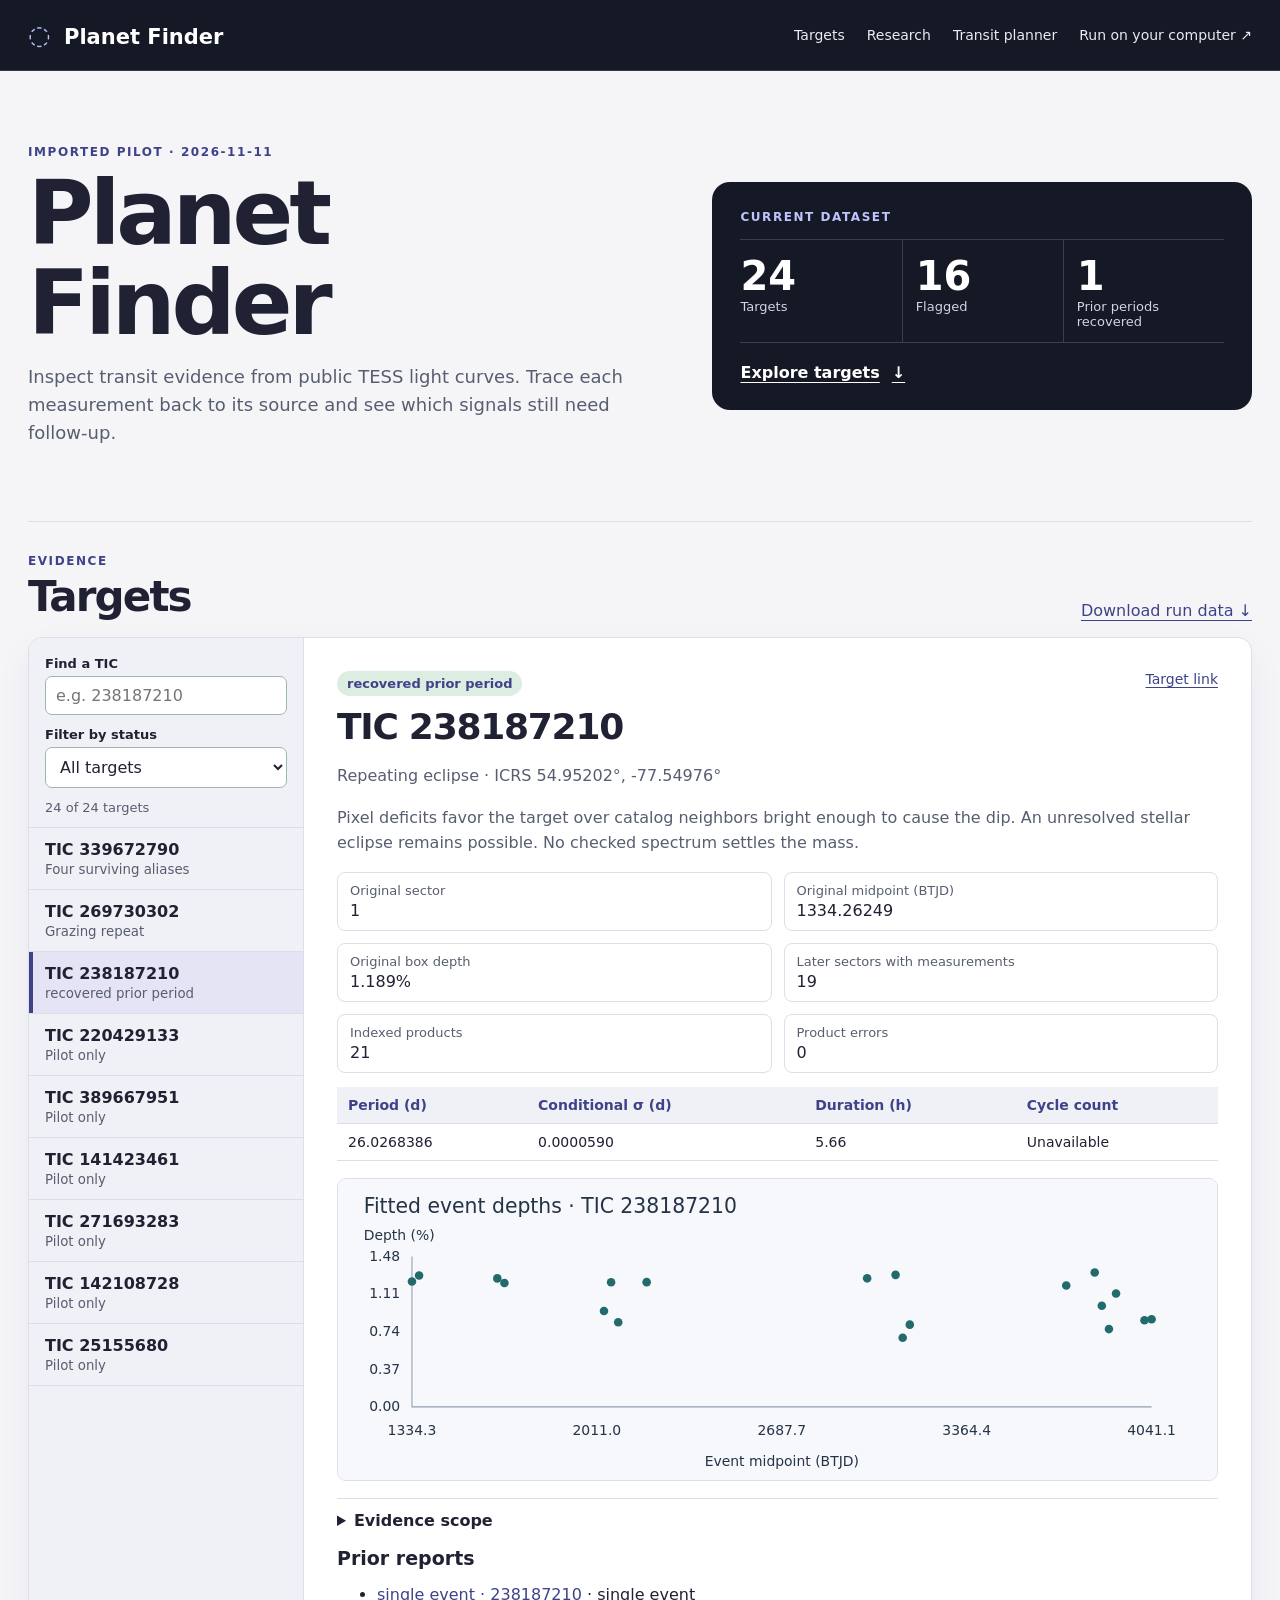
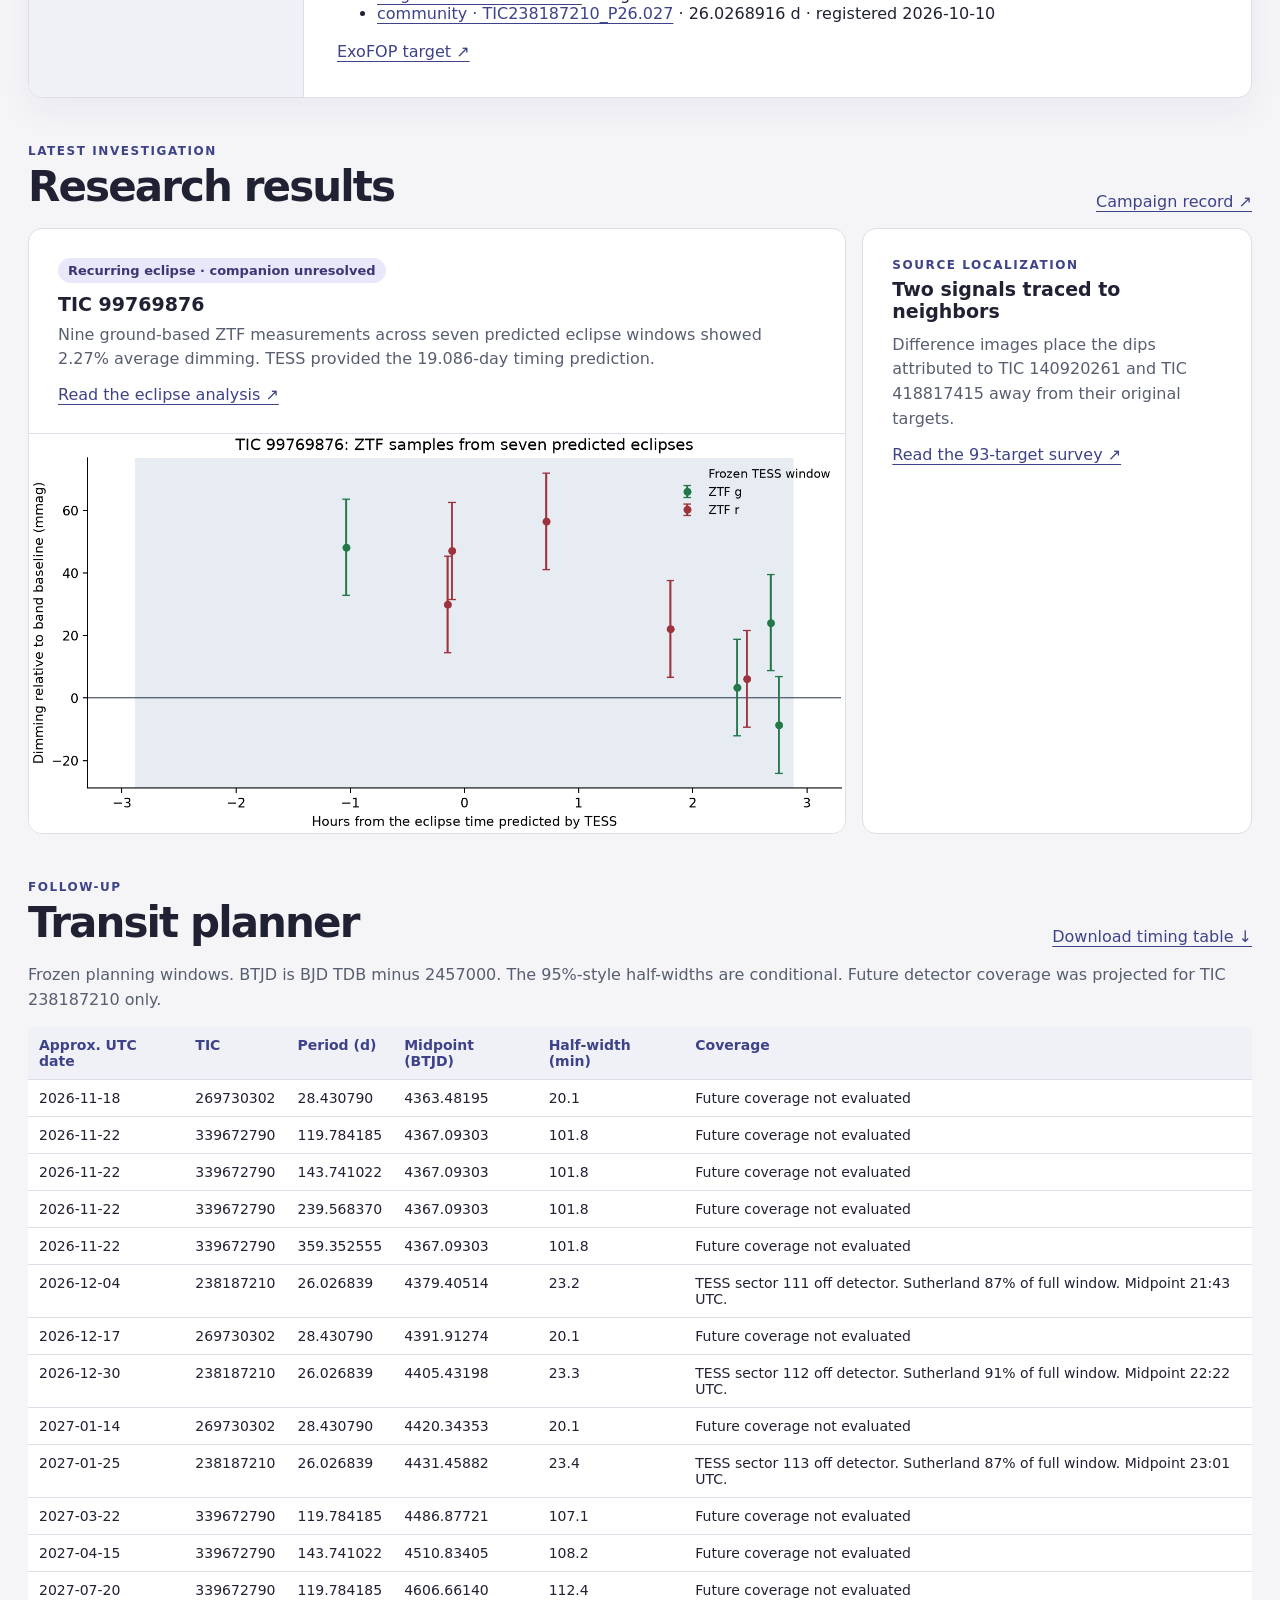
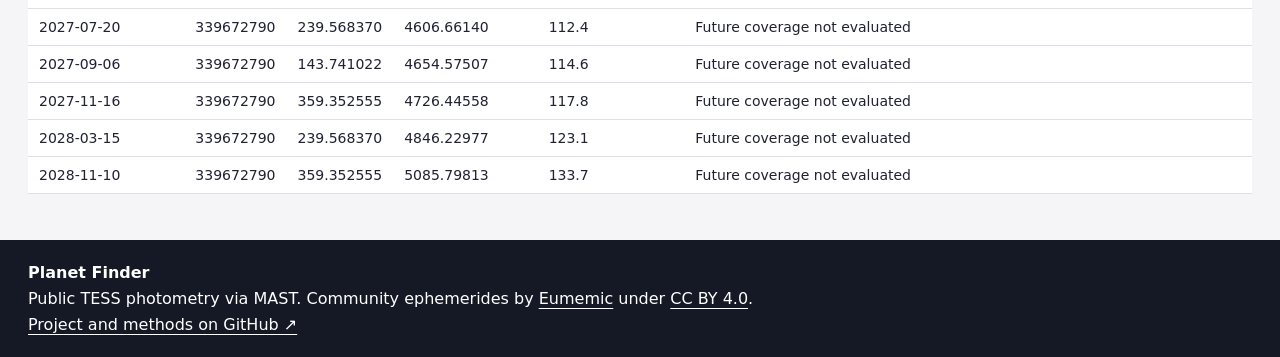
<file: docs/index.html>
<!doctype html>
<html lang="en">
<head>
  <meta charset="utf-8">
  <meta name="viewport" content="width=device-width, initial-scale=1">
  <meta name="description" content="Planet Finder is an open, reproducible workflow for finding and vetting transit signals in public TESS photometry.">
  <title>Planet Finder · TESS transit research</title>
  <link rel="stylesheet" href="style.css">
  <script src="app.js" defer></script>
</head>
<body>
  <header class="top"><div class="frame top-inner">
    <a class="brand" href="./"><span class="mark" aria-hidden="true">◌</span> Planet Finder</a>
    <nav aria-label="Main navigation">
      <a href="#targets">Targets</a><a href="#research">Research</a><a href="#planner">Transit planner</a>
      <a href="https://github.com/fista2252/planet-finder#start-a-run">Run on your computer ↗</a>
    </nav>
  </div></header>
  <main class="frame">
    <a href="#targets" class="skip">Skip to targets</a>
    <section class="intro" aria-labelledby="page-title">
      <div><p class="kicker" id="run-label">TESS transit research</p>
      <h1 id="page-title">Planet Finder</h1>
      <p class="lede">Inspect transit evidence from public TESS light curves. Trace each measurement back to its source and see which signals still need follow-up.</p></div>
      <div class="run-panel"><p class="kicker">Current dataset</p><div class="summary" id="summary" aria-label="Run summary"></div><a href="#targets" class="browse">Explore targets <span aria-hidden="true">↓</span></a></div>
    </section>
    <p id="message" role="status">Loading run data…</p>
    <noscript>This explorer uses JavaScript. You can read the machine-readable <a href="data.json">run data</a> directly.</noscript>
    <section id="targets" aria-labelledby="target-heading" hidden>
      <div class="section-head"><div><p class="kicker">Evidence</p><h2 id="target-heading">Targets</h2></div><a href="data.json" download>Download run data ↓</a></div>
      <div class="workspace">
        <aside class="catalog" aria-label="Target list">
          <div class="filters">
            <label for="search">Find a TIC</label><input id="search" type="search" placeholder="e.g. 238187210">
            <label for="filter">Filter by status</label>
            <select id="filter"><option value="all">All targets</option><option value="flagged">Flagged for review</option><option value="recovered">Recovered prior period</option><option value="unresolved">Unresolved priority</option></select>
          </div>
          <p id="result-count" class="result-count" role="status"></p>
          <div id="list"></div>
        </aside>
        <article class="detail" id="detail" tabindex="-1" aria-label="Selected target evidence"></article>
      </div>
    </section>
    <section id="research" aria-labelledby="research-heading" hidden>
      <div class="section-head"><div><p class="kicker">Latest investigation</p><h2 id="research-heading">Research results</h2></div>
        <a href="https://github.com/fista2252/planet-finder/tree/main/validation/discovery-20261128">Campaign record ↗</a></div>
      <div class="research-grid">
        <article class="research-feature">
          <div class="research-copy"><span class="pill event">Recurring eclipse · companion unresolved</span>
            <h3>TIC 99769876</h3><p>Nine ground-based ZTF measurements across seven predicted eclipse windows showed 2.27% average dimming. TESS provided the 19.086-day timing prediction.</p>
            <a href="https://github.com/fista2252/planet-finder/blob/main/validation/discovery-20261128/tic99769876-independent-ztf.md">Read the eclipse analysis ↗</a>
          </div>
          <img src="ztf-predicted-eclipses.png" width="1505" height="735" loading="lazy" alt="Nine ZTF points around the predicted eclipse, with deeper dimming near the center">
        </article>
        <article class="research-note"><p class="kicker">Source localization</p><h3>Two signals traced to neighbors</h3><p>Difference images place the dips attributed to TIC 140920261 and TIC 418817415 away from their original targets.</p>
          <a href="https://github.com/fista2252/planet-finder/blob/main/validation/discovery-20261128/README.md">Read the 93-target survey ↗</a></article>
      </div>
    </section>
    <section id="planner" aria-labelledby="planner-heading" hidden>
      <div class="section-head"><div><p class="kicker">Follow-up</p><h2 id="planner-heading">Transit planner</h2></div><a href="predictions.csv" id="schedule-download" download hidden>Download timing table ↓</a></div>
      <p id="planner-note"></p>
      <form id="plan-form" hidden>
        <label>Start BTJD <input id="plan-start" name="start" type="number" min="1000" max="9999" step="any" required></label>
        <label>End BTJD <input id="plan-end" name="end" type="number" min="1000" max="10000" step="any" required></label>
        <button type="submit">Calculate windows</button>
      </form>
      <div class="table-wrap" id="windows"></div>
    </section>
  </main>
  <footer><div class="frame"><strong>Planet Finder</strong><p>Public TESS photometry via MAST. Community ephemerides by <a href="https://github.com/eumemic/exoplanets">Eumemic</a> under <a href="https://creativecommons.org/licenses/by/4.0/">CC BY 4.0</a>.</p><a href="https://github.com/fista2252/planet-finder">Project and methods on GitHub ↗</a></div></footer>
</body>
</html>
</file>
<file: docs/style.css>
:root {
  color-scheme: light;
  --ink: #18313c;
  --muted: #53656b;
  --line: #cddbd8;
  --paper: #f6f7ef;
  --white: #fffef9;
  --dark: #132c34;
  --accent: #155c54;
  --orange: #89502a;
  font-family: "Atkinson Hyperlegible Next", "Segoe UI", system-ui, sans-serif;
}
* { box-sizing: border-box; }
body { margin: 0; color: var(--ink); background: var(--paper); }
[hidden] { display: none !important; }
.frame { width: min(1200px, calc(100% - 48px)); margin-inline: auto; }
.top { background: var(--dark); color: white; }
.top-inner { min-height: 66px; display: flex; align-items: center; justify-content: space-between; flex-wrap: wrap; gap: 12px; }
.brand { font-size: 21px; font-weight: 750; text-decoration: none; }
.mark { color: #cfec99; font-size: 26px; padding-right: 6px; }
nav { display: flex; flex-wrap: wrap; gap: 22px; font-size: 14px; }
a { color: var(--accent); text-underline-offset: .22em; }
.top a, footer a { color: inherit; }
a:hover { text-decoration-thickness: 2px; }
.intro { display: grid; grid-template-columns: 1.15fr 1fr; gap: 32px; align-items: end; padding: 53px 0 41px; border-bottom: 1px solid var(--line); }
h1, h2, h3, p { margin: 0; }
h1, h2 { font-family: "Bricolage Grotesque", "Segoe UI", system-ui, sans-serif; letter-spacing: -.045em; }
h1 { font-size: clamp(45px, 8vw, 82px); line-height: 1; margin: 10px 0 15px; }
h2 { font-size: clamp(29px, 4vw, 42px); line-height: 1.1; }
h3 { font-size: 19px; margin-bottom: 8px; }
.kicker { color: var(--accent); font-weight: 760; text-transform: uppercase; letter-spacing: .13em; font-size: 12px; margin-bottom: 6px; }
.lede { max-width: 54ch; color: var(--muted); font-size: 18px; line-height: 1.55; }
.summary { display: grid; grid-template-columns: repeat(3, 1fr); border: 1px solid var(--line); background: #eaf0e4; border-radius: 12px; }
.summary div { padding: 18px 13px; }
.summary div + div { border-left: 1px solid var(--line); }
.summary strong { display: block; font-size: 29px; font-variant-numeric: tabular-nums; }
.summary small { color: var(--muted); }
section:not(.intro) { margin: 32px 0 46px; scroll-margin-top: 15px; }
.section-head { display: flex; justify-content: space-between; align-items: end; gap: 12px; margin-bottom: 17px; }
.workspace { display: grid; grid-template-columns: 292px minmax(0, 1fr); border: 1px solid var(--line); border-radius: 14px; overflow: hidden; background: var(--white); }
.catalog { border-right: 1px solid var(--line); background: #eaf0e4; }
.filters { padding: 16px; }
label { display: block; font-size: 13px; font-weight: 680; margin-bottom: 5px; }
input, select, button { font: inherit; }
input, select { width: 100%; border: 1px solid #9eb6b1; border-radius: 7px; padding: 9px 10px; background: var(--white); color: var(--ink); margin-bottom: 12px; }
button { cursor: pointer; color: inherit; }
:focus-visible { outline: 3px solid #c2672a; outline-offset: 2px; }
#list { max-height: 560px; overflow: auto; padding-bottom: 12px; }
.target { display: block; text-align: left; width: 100%; border: 0; padding: 12px 16px; background: transparent; border-top: 1px solid var(--line); }
.target strong, .target small { display: block; }
.target small { margin-top: 3px; color: var(--muted); }
.target:hover, .target[aria-pressed=true] { background: #d9e7d9; }
.target[aria-pressed=true] { box-shadow: inset 4px 0 var(--accent); }
.detail { min-width: 0; padding: clamp(16px, 3vw, 33px); }
.detail > * + * { margin-top: 17px; }
.pill { display: inline-block; border-radius: 999px; padding: 5px 10px; background: #f5e7d6; color: var(--orange); font-size: 13px; font-weight: 700; }
.pill.recovered { color: var(--accent); background: #dceee2; }
.detail p, #planner-note { line-height: 1.55; color: var(--muted); }
.detail img, .detail svg { display: block; width: 100%; border: 1px solid var(--line); border-radius: 9px; background: #f7f8fc; }
.detail dl { display: grid; grid-template-columns: repeat(2, minmax(0, 1fr)); gap: 12px; margin-bottom: 0; }
dt { color: var(--muted); font-size: 13px; }
dd { margin: 3px 0 0; font-size: 16px; overflow-wrap: anywhere; }
.table-wrap { overflow-x: auto; margin-top: 14px; }
table { border-collapse: collapse; width: 100%; font-size: 14px; background: var(--white); }
th, td { padding: 10px 11px; border-bottom: 1px solid var(--line); text-align: left; vertical-align: top; }
th { color: var(--accent); background: #eaf0e4; }
td { font-variant-numeric: tabular-nums; }
details { border-top: 1px solid var(--line); padding-top: 12px; }
summary { cursor: pointer; font-weight: 700; }
#plan-form { display: flex; flex-wrap: wrap; align-items: end; gap: 10px; margin-top: 14px; }
#plan-form input { margin: 4px 0 0; }
#plan-form button { background: var(--accent); color: white; border: 0; border-radius: 7px; padding: 10px 13px; margin-bottom: 5px; }
#message { color: var(--muted); padding-top: 12px; }
footer { background: var(--dark); color: white; padding: 23px 0; }
footer p { margin: 7px 0; }
@media (max-width: 740px) {
  .frame { width: calc(100% - 28px); }
  .top-inner { padding: 12px 0; }
  nav { gap: 10px 15px; }
  .intro, .workspace { grid-template-columns: 1fr; }
  .intro { padding-top: 35px; }
  .catalog { border-right: 0; border-bottom: 1px solid var(--line); }
  #list { max-height: 205px; }
}

/* Evidence explorer */
:root {
  --ink: #202233;
  --muted: #575e70;
  --line: #dcdfe7;
  --paper: #f5f5f8;
  --white: #fff;
  --dark: #151825;
  --accent: #3e4389;
  --orange: #713d20;
}
.frame { width: min(1320px, calc(100% - 56px)); }
.top { border-bottom: 1px solid #35394b; }
.top-inner { min-height: 70px; }
.top nav a { text-decoration: none; color: #e9ebf4; padding-block: 7px; }
.top nav a:hover { text-decoration: underline; color: white; }
.mark { color: #b8bbfd; }
.skip { position: absolute; inset: 8px auto auto 14px; z-index: 2; padding: 10px; background: white; transform: translateY(-160%); }
.skip:focus { transform: none; }
.intro { align-items: center; gap: clamp(24px, 5vw, 68px); padding-block: clamp(36px, 6vw, 74px); }
h1 { font-size: clamp(47px, 7vw, 92px); }
.run-panel { padding: clamp(18px, 3vw, 28px); background: var(--dark); color: #fff; border-radius: 18px; }
.run-panel .kicker { color: #bfc3ff; }
.summary { margin-block: 15px 20px; border: 0; border-block: 1px solid #393d52; border-radius: 0; background: transparent; }
.summary div { min-width: 0; padding-block: 13px; }
.summary div:first-child { padding-left: 0; }
.summary div + div { border-color: #393d52; }
.summary strong { font-size: clamp(25px, 3.4vw, 40px); }
.summary small { color: #d1d4e3; font-size: 13px; display: block; }
.browse { display: inline-flex; align-items: center; gap: 12px; color: #fff; font-weight: 700; }
.workspace { grid-template-columns: 275px minmax(0, 1fr); box-shadow: 0 14px 36px #25284e0d; }
.catalog, th { background: #f0f0f7; }
.filters { padding-block: 18px 0; }
.result-count { color: var(--muted); font-size: 13px; padding: 0 16px 12px; }
.target { min-height: 60px; }
.target:hover, .target[aria-pressed=true] { background: #e4e4f5; }
.target-heading { display: flex; align-items: start; justify-content: space-between; flex-wrap: wrap; gap: 10px; }
.target-heading h3 { font-size: clamp(24px, 3vw, 36px); margin: 10px 0 0; letter-spacing: -.035em; }
.target-link { font-size: 14px; white-space: nowrap; }
.detail dl > div { padding: 10px 12px; border: 1px solid var(--line); border-radius: 8px; }
.pill.event { background: #e9e8fa; color: #3f3575; }
.research-grid { display: grid; grid-template-columns: minmax(0, 2.1fr) minmax(0, 1fr); gap: 16px; }
.research-feature, .research-note { border: 1px solid var(--line); border-radius: 14px; background: var(--white); overflow: hidden; }
.research-feature img { display: block; width: 100%; height: auto; background: white; }
.research-copy, .research-note { padding: clamp(16px, 2.7vw, 29px); }
.research-copy { border-bottom: 1px solid var(--line); }
.research-copy h3 { margin-top: 10px; }
.research-grid p:not(.kicker) { color: var(--muted); line-height: 1.55; margin-bottom: 13px; }
.research-note h3 { margin-bottom: 11px; }
#planner .table-wrap .table-wrap { margin-top: 0; }
@media (max-width: 740px) {
  .frame { width: calc(100% - 28px); }
  .intro, .workspace, .research-grid { grid-template-columns: 1fr; }
  .detail { scroll-margin-top: 12px; }
  .section-head { align-items: start; }
  .section-head > a { text-align: right; font-size: 14px; }
}
</file>
